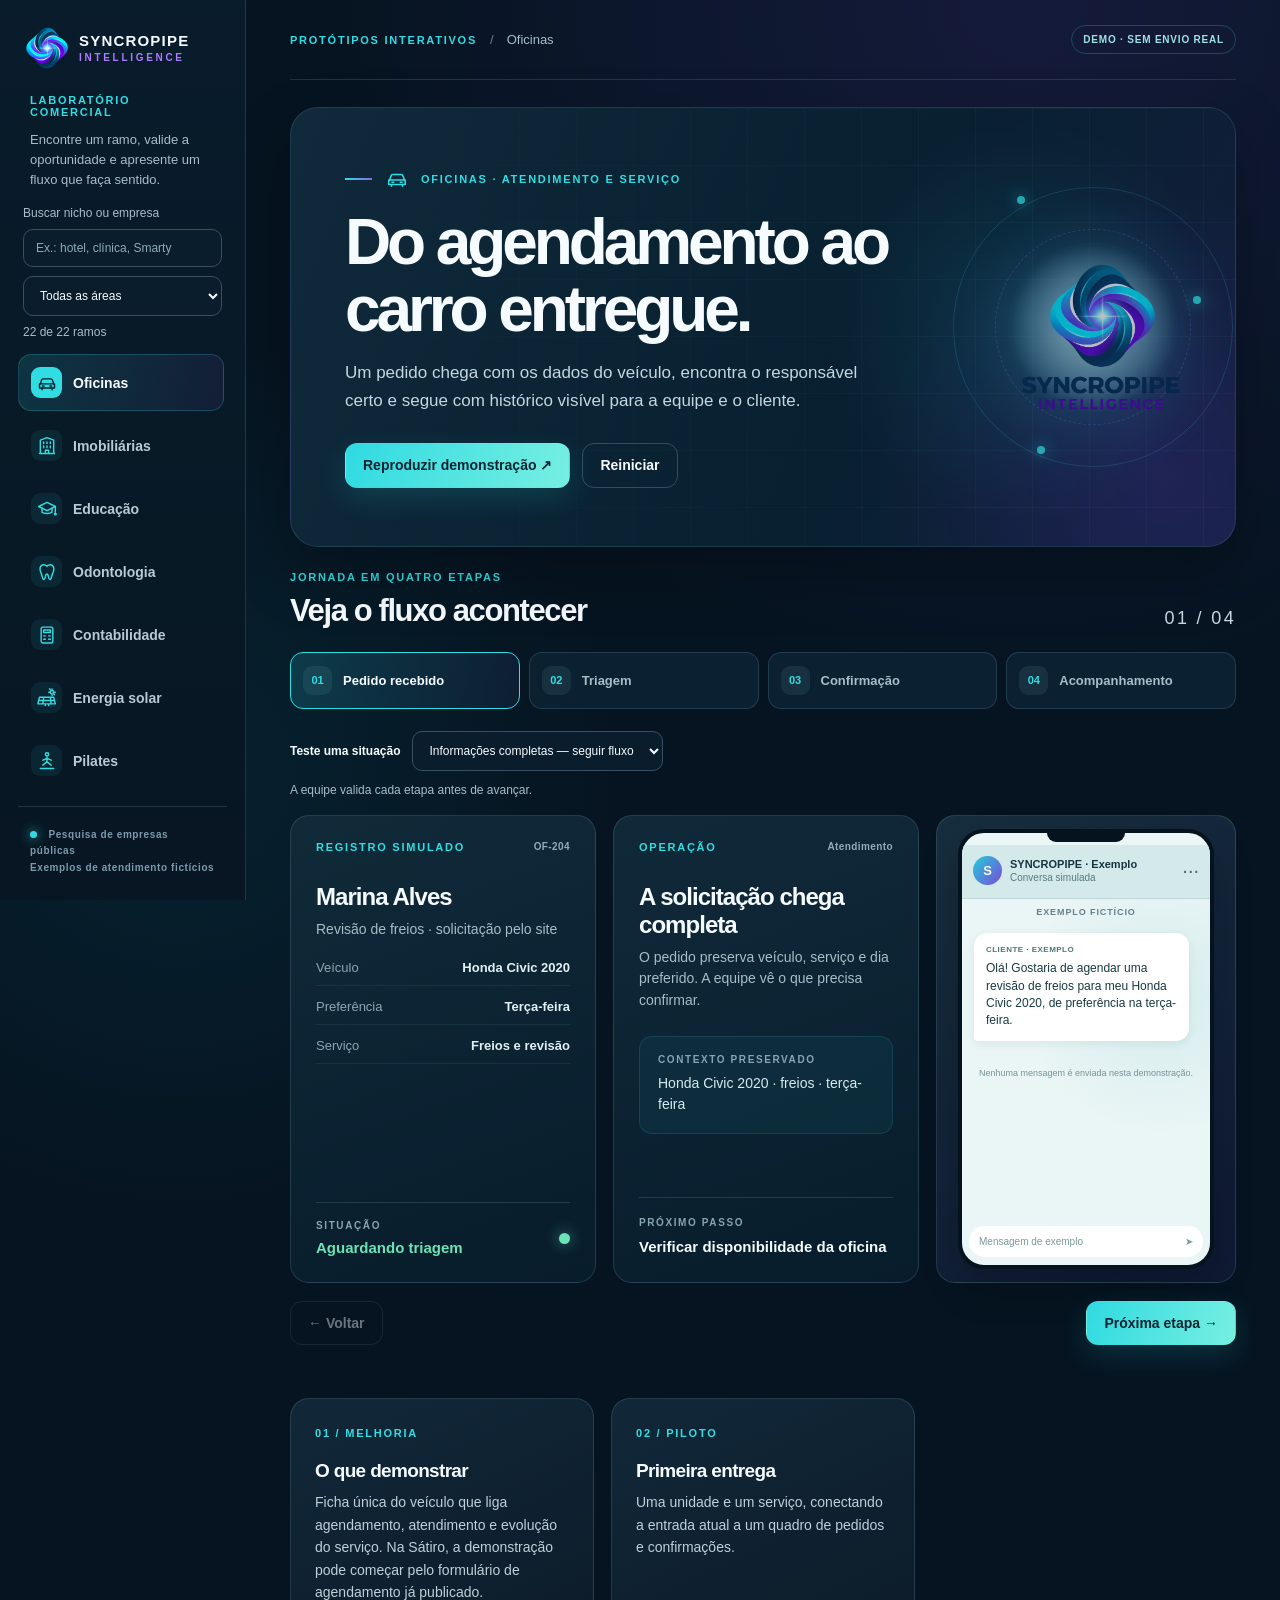
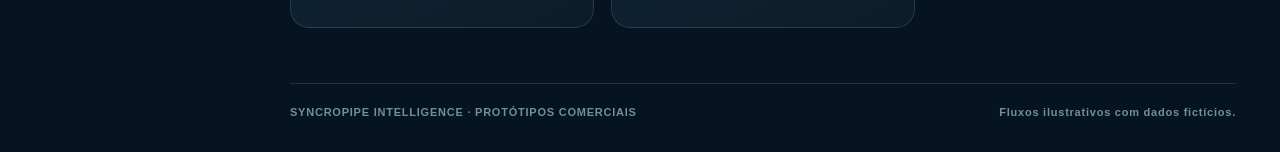
<file: prototipos-syncropipe/index.html>
<!doctype html>
<html lang="pt-BR">
<head>
  <meta charset="utf-8">
  <meta name="viewport" content="width=device-width, initial-scale=1">
  <meta name="theme-color" content="#061625">
  <meta name="description" content="Pesquisa comercial e protótipos interativos da SYNCROPIPE em 22 nichos e subnichos. Da oportunidade à demonstração e ao piloto.">
  <title>Protótipos comerciais | SYNCROPIPE INTELLIGENCE</title>
  <link rel="icon" href="assets/syncropipe-favicon.png" type="image/png">
  <link rel="preload" href="assets/syncropipe-logo-transparent.webp" as="image" type="image/webp">
  <link rel="stylesheet" href="styles.css">
  <script src="nichos-adicionais.js" defer></script>
  <script src="app.js" defer></script>
</head>
<body>
  <div class="app-shell">
    <aside class="sidebar" aria-label="Navegação dos protótipos">
      <a class="brand" href="#inicio" aria-label="SYNCROPIPE INTELLIGENCE — início">
        <img src="assets/syncropipe-favicon.png" alt="" width="44" height="44">
        <span><strong>SYNCROPIPE</strong><small>INTELLIGENCE</small></span>
      </a>
      <div class="sidebar-label">LABORATÓRIO COMERCIAL</div>
      <p class="sidebar-intro">Encontre um ramo, valide a oportunidade e apresente um fluxo que faça sentido.</p>
      <div class="niche-filters">
        <label for="niche-search">Buscar nicho ou empresa</label>
        <input id="niche-search" type="search" placeholder="Ex.: hotel, clínica, Smarty" autocomplete="off">
        <label for="niche-group" class="sr-only">Filtrar por área</label>
        <select id="niche-group"><option value="">Todas as áreas</option></select>
        <span id="niche-count" role="status"></span>
      </div>
      <nav id="niche-nav" class="niche-nav" aria-label="Selecionar nicho"></nav>
      <p id="no-niches" hidden>Nenhum ramo encontrado. Tente outro termo.</p>
      <div class="sidebar-footer">
        <span class="live-dot" aria-hidden="true"></span>
        Pesquisa de empresas públicas<br>Exemplos de atendimento fictícios
      </div>
    </aside>

    <main id="inicio" class="main-content">
      <header class="topbar">
        <div><span class="eyebrow">PROTÓTIPOS INTERATIVOS</span><span class="topbar-separator">/</span><span id="breadcrumb-niche">Oficinas</span></div>
        <span class="demo-badge">DEMO · SEM ENVIO REAL</span>
      </header>
      <nav class="workflow-nav" aria-label="Fluxo da apresentação">
        <a href="#research"><span>01</span> Entender a oportunidade</a>
        <a href="#demonstracao"><span>02</span> Demonstrar o fluxo</a>
        <a href="#abordagem"><span>03</span> Preparar a conversa</a>
      </nav>

      <section class="hero" aria-labelledby="scenario-title">
        <div class="hero-copy">
          <p id="scenario-kicker" class="kicker"></p>
          <h1 id="scenario-title"></h1>
          <p id="scenario-description" class="hero-description"></p>
          <div class="hero-actions">
            <button id="play-button" class="button button-primary" type="button">Reproduzir demonstração <span aria-hidden="true">↗</span></button>
            <button id="reset-button" class="button button-quiet" type="button">Reiniciar</button>
          </div>
        </div>
        <div class="hero-visual" aria-hidden="true">
          <div class="visual-orbit orbit-one"></div>
          <div class="visual-orbit orbit-two"></div>
          <div class="visual-node node-one"></div>
          <div class="visual-node node-two"></div>
          <div class="visual-node node-three"></div>
          <div class="visual-core"><img src="assets/syncropipe-logo-transparent.webp" alt=""></div>
          <div class="visual-label visual-label-one">CAPTAR</div>
          <div class="visual-label visual-label-two">CONECTAR</div>
          <div class="visual-label visual-label-three">EVOLUIR</div>
        </div>
      </section>

      <section id="research" class="research-panel" aria-labelledby="research-title">
        <div class="research-heading"><div><p class="eyebrow">PONTO DE PARTIDA</p><h2 id="research-title">Uma oportunidade para validar</h2></div><a id="research-source" target="_blank" rel="noopener noreferrer">Consultar site oficial ↗</a></div>
        <div class="research-grid"><div><span class="minor-label">REFERÊNCIA PESQUISADA</span><strong id="research-company"></strong><p id="research-signal"></p></div><div><span class="minor-label">HIPÓTESE DE MELHORIA</span><p id="research-opportunity"></p></div></div>
        <p class="research-note">Pesquisa em 25/09/2026. A necessidade e os sistemas internos precisam ser confirmados em conversa.</p>
      </section>

      <section id="demonstracao" class="demo-area" aria-labelledby="demo-title">
        <div class="section-heading">
          <div>
            <p class="eyebrow">JORNADA EM QUATRO ETAPAS</p>
            <h2 id="demo-title">Veja o fluxo acontecer</h2>
          </div>
          <div id="step-count" class="step-count" aria-live="polite">01 / 04</div>
        </div>
        <div id="timeline" class="timeline" aria-label="Etapas da demonstração"></div>
        <div class="simulation-options"><label for="flow-state">Teste uma situação</label><select id="flow-state"><option value="normal">Informações completas — seguir fluxo</option><option value="pending">Falta informação — aguardar retorno</option></select><span id="flow-feedback" role="status">A equipe valida cada etapa antes de avançar.</span></div>

        <div class="demo-grid">
          <article class="case-panel">
            <div class="panel-topline"><span>REGISTRO SIMULADO</span><span id="case-id" class="case-id"></span></div>
            <h3 id="case-name"></h3>
            <p id="case-summary" class="case-summary"></p>
            <dl id="case-fields" class="case-fields"></dl>
            <div class="panel-divider"></div>
            <div class="current-state">
              <div><span class="minor-label">SITUAÇÃO</span><strong id="status-text" aria-live="polite"></strong></div>
              <span id="status-pip" class="status-pip" aria-hidden="true"></span>
            </div>
          </article>

          <article class="action-panel">
            <div class="panel-topline"><span>OPERAÇÃO</span><span id="owner-tag" class="owner-tag"></span></div>
            <h3 id="action-title"></h3>
            <p id="action-description"></p>
            <div class="action-context">
              <span class="minor-label">CONTEXTO PRESERVADO</span>
              <p id="context-text"></p>
            </div>
            <div class="action-footer"><span class="minor-label">PRÓXIMO PASSO</span><strong id="next-action"></strong></div>
          </article>

          <article class="phone-panel" aria-label="Prévia de conversa simulada">
            <div class="phone"><div class="phone-notch" aria-hidden="true"></div>
              <div class="phone-header"><span class="phone-avatar">S</span><div><strong>SYNCROPIPE · Exemplo</strong><small>Conversa simulada</small></div><span class="phone-menu" aria-hidden="true">···</span></div>
              <div class="phone-conversation"><p id="phone-date" class="phone-date">EXEMPLO FICTÍCIO</p><div id="phone-message"></div><div class="phone-note">Nenhuma mensagem é enviada nesta demonstração.</div></div>
              <div class="phone-compose"><span>Mensagem de exemplo</span><span aria-hidden="true">➤</span></div>
            </div>
          </article>
        </div>

        <div class="step-controls">
          <button id="prev-button" class="button button-quiet" type="button">← Voltar</button>
          <button id="next-button" class="button button-primary" type="button">Próxima etapa →</button>
        </div>
      </section>

      <section id="abordagem" class="outreach-panel" aria-labelledby="outreach-title">
        <div class="research-heading"><div><p class="eyebrow">PRÓXIMO PASSO COMERCIAL</p><h2 id="outreach-title">Comece com uma pergunta relevante.</h2></div><a class="button button-quiet" href="../prospeccao-syncropipe/prospectos-syncropipe-nichos-ampliados.xlsx" download>Baixar planilha · 44 empresas ↓</a></div>
        <p class="outreach-description">Use o contexto pesquisado, confirme o problema e proponha um piloto depois do diagnóstico.</p>
        <label for="outreach-draft">Rascunho de abordagem — revise antes de usar</label>
        <textarea id="outreach-draft" rows="5"></textarea>
        <div class="outreach-actions"><button id="copy-outreach" class="button button-primary" type="button">Copiar abordagem</button><span id="copy-status" role="status"></span></div>
        <div class="qualification-grid"><div><span class="minor-label">CONFIRMAR NA CONVERSA</span><p id="qualification-text"></p></div><div><span class="minor-label">MEDIR NO PILOTO</span><p id="metric-text"></p></div></div>
        <p class="research-note">Depois da conversa, registre na planilha o status, o responsável, o resultado e a data do próximo contato.</p>
      </section>

      <section class="pitch-grid" aria-label="Enquadramento da proposta">
        <article class="pitch-card"><span class="card-index">01 / MELHORIA</span><h2>O que demonstrar</h2><p id="improvement-text"></p></article>
        <article class="pitch-card"><span class="card-index">02 / PILOTO</span><h2>Primeira entrega</h2><p id="pilot-text"></p></article>
        <article class="pitch-card"><span class="card-index">03 / CONVERSA</span><h2>Pergunta ao cliente</h2><p id="question-text"></p></article>
      </section>

      <footer class="footer"><span>SYNCROPIPE INTELLIGENCE · PROTÓTIPOS COMERCIAIS</span><span>Fluxos ilustrativos com dados fictícios.</span></footer>
    </main>
  </div>
</body>
</html>
</file>
<file: prototipos-syncropipe/styles.css>
:root{color-scheme:dark;--bg:#061421;--surface:#0b2030;--surface-2:#102a3b;--ink:#f6fbff;--muted:#a7bdc8;--line:rgba(154,208,223,.16);--cyan:#31dde2;--cyan-deep:#0ba9bc;--violet:#8e63f4;--good:#6be4b7;--shadow:0 26px 60px rgba(0,0,0,.25)}
*{box-sizing:border-box}
html{scroll-behavior:smooth}
body{margin:0;min-width:320px;font-family:Inter,"Segoe UI",Arial,sans-serif;color:var(--ink);background:radial-gradient(circle at 80% 0%,rgba(72,48,148,.22),transparent 34%),radial-gradient(circle at 14% 44%,rgba(5,133,150,.12),transparent 30%),var(--bg)}
button,a{font:inherit}
button{cursor:pointer}
button:focus-visible,a:focus-visible{outline:3px solid var(--cyan);outline-offset:3px}
a{color:inherit}
.app-shell{display:grid;grid-template-columns:246px minmax(0,1fr);min-height:100vh}
.sidebar{position:sticky;top:0;min-width:0;height:100vh;padding:30px 18px 24px;border-right:1px solid var(--line);background:linear-gradient(180deg,#091c2b 0%,#071622 100%);display:flex;flex-direction:column;z-index:10}
.brand{display:flex;align-items:center;gap:10px;text-decoration:none;padding:2px 7px 32px}
.brand img{width:44px;height:44px;object-fit:contain;flex:none}
.brand strong,.brand small{display:block;letter-spacing:.08em}
.brand strong{font-size:15px;line-height:1.12}
.brand small{margin-top:2px;color:#ac7cff;font-size:10px;font-weight:800;letter-spacing:.27em}
.sidebar-label,.eyebrow,.kicker,.panel-topline,.minor-label,.card-index,.sidebar-footer{font-size:11px;font-weight:800;letter-spacing:.16em}
.sidebar-label{color:var(--cyan);padding:0 12px}
.sidebar-intro{font-size:13px;line-height:1.55;color:var(--muted);padding:0 12px;margin:12px 0 24px}
.niche-nav{display:grid;gap:6px}
.niche-button{width:100%;display:flex;align-items:center;gap:11px;text-align:left;padding:12px;border:1px solid transparent;border-radius:13px;background:transparent;color:#b8cbd5;font-weight:700;font-size:14px;transition:background .2s,border-color .2s,color .2s,transform .2s}
.niche-button:hover{background:rgba(49,221,226,.075);color:var(--ink);transform:translateX(2px)}
.niche-button[aria-current="page"]{background:linear-gradient(100deg,rgba(49,221,226,.14),rgba(142,99,244,.08));border-color:rgba(49,221,226,.22);color:var(--ink)}
.niche-symbol{width:31px;height:31px;flex:none;display:grid;place-items:center;border-radius:9px;background:rgba(49,221,226,.08);color:var(--cyan)}
.niche-symbol svg{display:block;width:20px;height:20px}
.niche-button[aria-current="page"] .niche-symbol{background:var(--cyan);color:#03212e}
.sidebar-footer{margin-top:auto;padding:20px 12px 0;border-top:1px solid var(--line);color:#7c9ba9;line-height:1.65;font-size:10px;letter-spacing:.06em}
.live-dot{display:inline-block;width:7px;height:7px;margin-right:8px;border-radius:50%;background:var(--cyan);box-shadow:0 0 12px var(--cyan)}
.main-content{max-width:1680px;min-width:0;width:100%;margin:0 auto;padding:0 44px}
.topbar{height:80px;display:flex;align-items:center;justify-content:space-between;gap:16px;border-bottom:1px solid var(--line);font-size:13px;color:var(--muted)}
.topbar .eyebrow{color:var(--cyan)}
.topbar-separator{padding:0 13px;color:#668493}
.demo-badge{white-space:nowrap;color:#9ee1e4;border:1px solid rgba(49,221,226,.25);border-radius:100px;padding:8px 11px;font-size:10px;font-weight:800;letter-spacing:.08em}
.hero{position:relative;overflow:hidden;min-height:310px;padding:58px 54px;margin:27px 0 50px;border:1px solid rgba(105,191,208,.16);border-radius:28px;background:radial-gradient(circle at 78% 49%,rgba(27,139,168,.19),transparent 26%),radial-gradient(circle at 92% 84%,rgba(91,52,190,.21),transparent 30%),linear-gradient(112deg,#102a3b,#082030 58%,#111e3b);box-shadow:var(--shadow)}
.hero::after{content:"";position:absolute;inset:0;background-image:linear-gradient(90deg,rgba(161,227,238,.035) 1px,transparent 1px),linear-gradient(rgba(161,227,238,.035) 1px,transparent 1px);background-size:57px 57px;mask-image:linear-gradient(90deg,transparent,black 70%);pointer-events:none}
.hero-copy{position:relative;z-index:2;max-width:680px}
.kicker{display:flex;align-items:center;gap:12px;color:var(--cyan);margin:0 0 18px}
.kicker::before{content:"";display:block;width:27px;height:2px;background:linear-gradient(90deg,var(--cyan),var(--violet))}
.kicker-icon{display:grid;place-items:center;flex:none;width:25px;height:25px;color:var(--cyan)}
.kicker-icon svg{display:block;width:22px;height:22px}
h1,h2,h3,p{margin-top:0}
h1{font-size:clamp(42px,5vw,74px);letter-spacing:-.064em;line-height:1.04;margin-bottom:17px;font-weight:780}
.hero-description{max-width:630px;color:#c4d7df;font-size:17px;line-height:1.67;margin-bottom:27px}
.hero-actions,.step-controls{display:flex;gap:12px;flex-wrap:wrap}
.button{appearance:none;border:1px solid rgba(172,225,236,.23);border-radius:12px;background:transparent;color:var(--ink);padding:13px 17px;font-size:14px;font-weight:800;line-height:1.2;transition:transform .2s,background .2s,border-color .2s}
.button:hover{transform:translateY(-2px)}
.button-primary{background:linear-gradient(110deg,#2fdae1,#77efe1);border-color:transparent;color:#042332;box-shadow:0 10px 28px rgba(35,209,218,.16)}
.button-primary:hover{background:#80f3ed}
.button-quiet:hover{border-color:var(--cyan);background:rgba(49,221,226,.08)}
.button:disabled{opacity:.42;cursor:not-allowed;transform:none}
.hero-visual{position:absolute;z-index:1;right:44px;top:0;bottom:0;width:360px;display:grid;place-items:center;pointer-events:none}
.visual-orbit{position:absolute;border-radius:50%;border:1px solid rgba(73,221,239,.22)}
.orbit-one{width:280px;height:280px;animation:rotate 38s linear infinite}
.orbit-two{width:196px;height:196px;border-style:dashed;border-color:rgba(151,114,248,.32);animation:rotate 42s linear infinite reverse}
.visual-core{width:170px;height:170px;border-radius:50%;display:grid;place-items:center;background:radial-gradient(circle,#b8e9ed 0%,#5b8ba2 43%,rgba(44,86,112,.22) 68%,transparent 76%);filter:drop-shadow(0 0 35px rgba(69,225,244,.27))}
.visual-core img{width:185px;max-width:none;height:185px;object-fit:contain}
.visual-node{position:absolute;width:8px;height:8px;background:var(--cyan);box-shadow:0 0 15px var(--cyan);border-radius:50%;animation:pulse 3s ease-in-out infinite}
.node-one{top:20%;left:23%}.node-two{right:12%;top:43%;animation-delay:.9s}.node-three{bottom:21%;left:30%;animation-delay:1.8s}
.visual-label{position:absolute;color:#bddce8;font-size:10px;font-weight:800;letter-spacing:.14em;padding:8px 11px;background:rgba(5,20,34,.82);border:1px solid var(--line);border-radius:9px}
.visual-label-one{top:14%;right:36%}.visual-label-two{top:46%;right:0}.visual-label-three{bottom:11%;left:10%}
.section-heading{display:flex;align-items:end;justify-content:space-between;gap:16px;margin-bottom:23px}
.eyebrow{color:var(--cyan)}
.section-heading .eyebrow{margin-bottom:10px}
.section-heading h2{font-size:31px;letter-spacing:-.045em;margin-bottom:0}
.step-count{font-size:18px;color:#c6d9e2;letter-spacing:.13em;font-variant-numeric:tabular-nums}
.timeline{display:grid;grid-template-columns:repeat(4,minmax(0,1fr));gap:9px;margin-bottom:22px}
.timeline-step{display:flex;align-items:center;gap:11px;min-width:0;text-align:left;padding:13px 12px;background:#0b2030;border:1px solid var(--line);border-radius:13px;color:var(--muted);font-size:13px;font-weight:750;transition:border-color .2s,background .2s,color .2s}
.timeline-step:hover{border-color:rgba(49,221,226,.45);color:var(--ink)}
.timeline-step[aria-current="step"]{background:linear-gradient(105deg,rgba(30,148,168,.25),rgba(39,54,104,.22));border-color:var(--cyan);color:var(--ink)}
.timeline-step.is-complete .step-number{background:var(--good);color:#05271c}
.step-number{display:grid;place-items:center;flex:none;width:29px;height:29px;border-radius:9px;background:rgba(112,171,190,.12);font-size:11px;color:var(--cyan)}
.timeline-step span:last-child{overflow:hidden;text-overflow:ellipsis;white-space:nowrap}
.demo-grid{display:grid;grid-template-columns:1fr 1fr 300px;gap:17px;align-items:stretch}
.case-panel,.action-panel,.phone-panel,.pitch-card{background:linear-gradient(160deg,rgba(17,43,58,.96),rgba(8,29,44,.98));border:1px solid var(--line);border-radius:19px}
.case-panel,.action-panel{padding:25px;min-height:350px;display:flex;flex-direction:column}
.panel-topline{display:flex;align-items:center;justify-content:space-between;gap:8px;color:var(--cyan);margin-bottom:30px}
.case-id,.owner-tag{color:#90acba;font-size:10px;letter-spacing:.04em;font-weight:700}
.owner-tag{text-align:right}
.case-panel h3,.action-panel h3{font-size:24px;letter-spacing:-.04em;margin-bottom:8px}
.case-summary,.action-panel>p{font-size:14px;line-height:1.55;color:var(--muted);margin-bottom:20px}
.case-fields{display:grid;gap:13px;margin:0}
.case-fields>div{display:flex;justify-content:space-between;gap:12px;border-bottom:1px solid rgba(137,196,213,.09);padding-bottom:10px;font-size:13px}
.case-fields dt{color:#8ca7b4}.case-fields dd{text-align:right;margin:0;color:#e0f0f3;font-weight:700}
.panel-divider{height:1px;background:var(--line);margin:auto 0 17px}
.current-state{display:flex;align-items:center;justify-content:space-between;gap:10px}
.minor-label{display:block;color:#86a4b3;margin-bottom:8px;font-size:10px}
.current-state strong{font-size:15px;color:var(--good)}
.status-pip{width:11px;height:11px;flex:none;border-radius:50%;background:var(--good);box-shadow:0 0 14px rgba(107,228,183,.6)}
.action-context{padding:17px 18px;background:rgba(41,153,169,.09);border:1px solid rgba(61,199,210,.14);border-radius:13px;margin:4px 0 20px}
.action-context p{color:#d5eaf0;font-size:14px;line-height:1.55;margin:0}
.action-footer{margin-top:auto;padding-top:19px;border-top:1px solid var(--line)}
.action-footer strong{font-size:15px;line-height:1.4}
.phone-panel{padding:13px;display:flex;align-items:center;justify-content:center;background:linear-gradient(145deg,rgba(24,48,63,.96),rgba(15,26,53,.96))}
.phone{width:100%;max-width:256px;min-height:324px;border:4px solid #05131f;border-radius:26px;background:#eaf5f5;color:#173541;display:flex;flex-direction:column;overflow:hidden;box-shadow:0 18px 38px rgba(0,0,0,.22)}
.phone-notch{height:9px;width:78px;border-radius:0 0 9px 9px;background:#05131f;margin:0 auto 3px}
.phone-header{display:flex;align-items:center;gap:8px;padding:11px 11px 13px;background:#d4e9e9;border-bottom:1px solid #c0d7d9}
.phone-avatar{width:29px;height:29px;flex:none;display:grid;place-items:center;border-radius:50%;background:linear-gradient(130deg,#23ceda,#7b49d9);color:white;font-size:13px;font-weight:800}
.phone-header strong,.phone-header small{display:block}.phone-header strong{font-size:11px}.phone-header small{font-size:10px;color:#5a7982;margin-top:2px}.phone-menu{margin-left:auto;font-size:20px;color:#496b75}
.phone-conversation{flex:1;padding:8px 12px;background:radial-gradient(circle at 80% 30%,rgba(64,173,183,.12),transparent 45%),#eaf5f5}
.phone-date{text-align:center;color:#66818a;font-size:9px;font-weight:800;letter-spacing:.1em;margin-bottom:16px}
.message{margin-left:auto;max-width:96%;padding:11px 12px;border-radius:13px 13px 4px 13px;background:#c6eee4;color:#173a40;font-size:12px;line-height:1.45;white-space:pre-line;box-shadow:0 3px 10px rgba(30,77,76,.08)}
.phone-note{font-size:9px;text-align:center;color:#789298;padding:15px 4px}
.phone-compose{margin:0 7px 8px;padding:10px 10px;border-radius:15px;background:white;color:#7e999e;font-size:10px;display:flex;justify-content:space-between}
.step-controls{justify-content:space-between;margin:18px 0 53px}
.pitch-grid{display:grid;grid-template-columns:repeat(3,minmax(0,1fr));gap:17px;margin-bottom:55px}
.pitch-card{padding:24px;min-height:180px;background:linear-gradient(154deg,rgba(18,41,59,.95),rgba(13,28,43,.95))}
.card-index{color:var(--cyan)}
.pitch-card h2{font-size:19px;letter-spacing:-.035em;margin:19px 0 9px}
.pitch-card p{font-size:14px;line-height:1.6;color:#bed0d9;margin-bottom:0}
.footer{border-top:1px solid var(--line);display:flex;justify-content:space-between;gap:15px;padding:22px 0 34px;color:#718f9c;font-size:11px;font-weight:700;letter-spacing:.07em}
@keyframes rotate{to{transform:rotate(360deg)}}@keyframes pulse{50%{transform:scale(1.6);opacity:.6}}
@media(max-width:1250px){.demo-grid{grid-template-columns:1fr 1fr}.phone-panel{grid-column:1/-1}.phone{max-width:280px}.hero-visual{right:0;opacity:.48}.hero-copy{max-width:600px}}
@media(max-width:980px){.app-shell{grid-template-columns:minmax(0,1fr)}.sidebar{position:relative;height:auto;padding:16px 22px 14px;border-right:0;border-bottom:1px solid var(--line)}.brand{padding:0}.sidebar-label,.sidebar-intro,.sidebar-footer{display:none}.niche-nav{display:flex;width:100%;gap:6px;overflow-x:auto;margin-top:14px;padding-bottom:5px}.niche-button{white-space:nowrap;width:auto;flex:none;padding:7px 10px}.niche-symbol{width:25px;height:25px}.niche-symbol svg{width:17px;height:17px}.main-content{padding:0 25px}}
@media(max-width:700px){.main-content{padding:0 16px}.topbar{height:61px}.topbar .eyebrow{font-size:10px}.demo-badge{font-size:9px;padding:6px 8px}.hero{margin:16px 0 39px;padding:36px 26px;min-height:315px}.hero-copy{max-width:none}.hero-visual{opacity:.13;right:-105px}.hero-description{font-size:15px}.section-heading h2{font-size:25px}.timeline{grid-template-columns:repeat(2,minmax(0,1fr))}.demo-grid{grid-template-columns:1fr}.phone-panel{grid-column:auto}.case-panel,.action-panel{min-height:300px}.pitch-grid{grid-template-columns:1fr}.pitch-card{min-height:auto}.footer{flex-direction:column}.phone{min-height:330px}}
@media(max-width:420px){.topbar-separator,#breadcrumb-niche{display:none}.hero{padding:29px 21px}.hero-actions .button{width:100%}.timeline-step{font-size:12px}.step-controls .button{flex:1}.case-panel,.action-panel{padding:20px}.panel-topline{font-size:10px}}
@media(prefers-reduced-motion:reduce){html{scroll-behavior:auto}*,*::before,*::after{animation-duration:.01ms!important;transition-duration:.01ms!important}}

/* Pesquisa → demonstração → conversa. */
[hidden]{display:none!important}
.sr-only{position:absolute;width:1px;height:1px;padding:0;overflow:hidden;clip:rect(0,0,0,0);white-space:nowrap;border:0}
input,select,textarea{font:inherit;color:var(--ink);background:#0a1d2c;border:1px solid #375063;border-radius:10px;padding:11px 12px;max-width:100%}
input:focus-visible,select:focus-visible,textarea:focus-visible{outline:2px solid var(--cyan);outline-offset:3px}
input::placeholder{color:#8faab7}
.niche-filters{display:grid;gap:9px;margin:0 5px 15px;flex:none}
.niche-filters label{font-size:12px;color:var(--muted)}
.niche-filters input,.niche-filters select{width:100%;font-size:12px}
#niche-count,#no-niches{font-size:12px;color:var(--muted)}
.sidebar{padding-top:24px}.brand{padding-bottom:24px}.sidebar-intro{margin-bottom:16px}
.niche-nav{overflow-y:auto;min-height:100px;align-content:start;padding-right:3px;scrollbar-width:thin;scrollbar-color:#375063 transparent}
.sidebar-footer{margin-top:16px;flex:none}
.workflow-nav{display:grid;grid-template-columns:repeat(3,1fr);gap:12px;margin:22px 0}
.workflow-nav a{display:flex;align-items:center;gap:10px;text-decoration:none;font-size:12px;color:var(--muted);line-height:1.5}
.workflow-nav span{display:grid;place-items:center;flex:none;width:29px;height:29px;border:1px solid var(--line);border-radius:9px;color:var(--cyan);font-weight:700}
.workflow-nav a:hover{color:var(--ink)}
.hero{margin-bottom:24px}.hero-copy{max-width:65%}.hero-visual{opacity:.7;right:0;width:30%}.hero-visual .visual-label{display:none}
.research-panel,.outreach-panel{padding:28px;border:1px solid var(--line);border-radius:19px;background:linear-gradient(120deg,#102a3b,#101e34);margin-bottom:38px;scroll-margin-top:22px}
.research-heading{display:flex;align-items:flex-start;justify-content:space-between;gap:25px;margin-bottom:20px}
.research-heading .eyebrow{margin-bottom:9px}.research-heading h2{font-size:24px;letter-spacing:-.035em;margin:0;line-height:1.25}
.research-heading>a:not(.button){font-size:12px;color:var(--cyan);white-space:nowrap;line-height:1.6}
.research-grid,.qualification-grid{display:grid;grid-template-columns:1fr 1fr;gap:28px}
.research-grid strong{font-size:16px}.research-grid p,.qualification-grid p{color:#bcd0da;font-size:14px;line-height:1.65;margin:9px 0 0}
.research-note{color:#91aebb;font-size:12px;line-height:1.6;margin:20px 0 0;border-top:1px solid var(--line);padding-top:15px}
.demo-area{scroll-margin-top:22px}
.simulation-options{display:flex;flex-wrap:wrap;align-items:center;gap:12px;margin-bottom:18px;font-size:12px}
.simulation-options label{font-weight:700}.simulation-options select{max-width:100%;font-size:12px}.simulation-options span{color:var(--muted);flex-basis:100%}
.has-pending .current-state strong{color:#f7cb80}.has-pending .status-pip{background:#f7cb80;box-shadow:none}
.has-pending .action-context{border-color:#8f6d31}
.phone{height:440px;min-height:0}.phone-conversation{overflow-y:auto;min-height:0;scrollbar-width:thin;scrollbar-color:#a8c8c8 transparent}
.phone-header,.phone-compose,.phone-notch{flex-shrink:0}
.message{margin-bottom:12px}.message-incoming{margin-left:0;margin-right:8px;background:white;border-radius:13px 13px 13px 4px}
.message-author{display:block;font-size:8px;letter-spacing:.06em;font-weight:800;color:#4d7777;margin-bottom:5px}
.message-pending{background:#fff0cf}
.outreach-panel>label{display:block;font-size:13px;color:var(--muted);margin:20px 0 9px}
.outreach-description{font-size:14px;color:var(--muted);line-height:1.6}
#outreach-draft{width:100%;min-height:160px;resize:vertical;line-height:1.7;font-size:14px}
.outreach-actions{display:flex;gap:16px;align-items:center;margin:14px 0 26px;flex-wrap:wrap}
#copy-status{font-size:12px;color:var(--good)}
.outreach-panel .button{text-decoration:none;display:inline-block;font-size:12px}
.qualification-grid{border-top:1px solid var(--line);padding-top:24px}
@media(max-width:1250px){.hero-copy{max-width:78%}.hero-visual{opacity:.24}.phone-panel{grid-column:1/-1}.phone{max-width:320px}}
@media(max-width:980px){.sidebar{padding:18px 22px}.niche-filters{grid-template-columns:1fr 1fr;margin:18px 0 0;gap:9px}.niche-filters>label:first-child{grid-column:1/-1}.niche-filters #niche-count{grid-column:1/-1}.niche-nav{display:grid;grid-template-columns:repeat(3,minmax(0,1fr));max-height:194px;overflow-y:auto;overflow-x:hidden}.niche-button{white-space:normal;width:100%;height:100%;font-size:12px}.sidebar-footer{display:none}}
@media(max-width:700px){.workflow-nav{gap:8px}.workflow-nav a{display:block;font-size:11px}.workflow-nav span{margin-bottom:8px}.hero-copy{max-width:100%}.hero-visual{display:none}.research-panel,.outreach-panel{padding:22px}.research-heading{flex-direction:column;gap:14px}.research-grid,.qualification-grid{grid-template-columns:1fr;gap:24px}.research-heading h2{font-size:22px}.niche-nav{grid-template-columns:repeat(2,minmax(0,1fr));max-height:168px}.niche-filters{grid-template-columns:1fr}.niche-filters>label:first-child,.niche-filters #niche-count{grid-column:auto}.simulation-options select{width:100%}.phone{height:420px}.outreach-panel .button{width:100%;text-align:center}.outreach-actions{display:block}#copy-status{display:block;margin-top:10px}}

/* modo público (padrão): sem pesquisa comercial, rascunho de abordagem nem planilha; a equipe usa ?equipe=1 */
.is-public .workflow-nav,.is-public #research,.is-public #abordagem,.is-public .pitch-card:nth-child(3){display:none}
</file>
